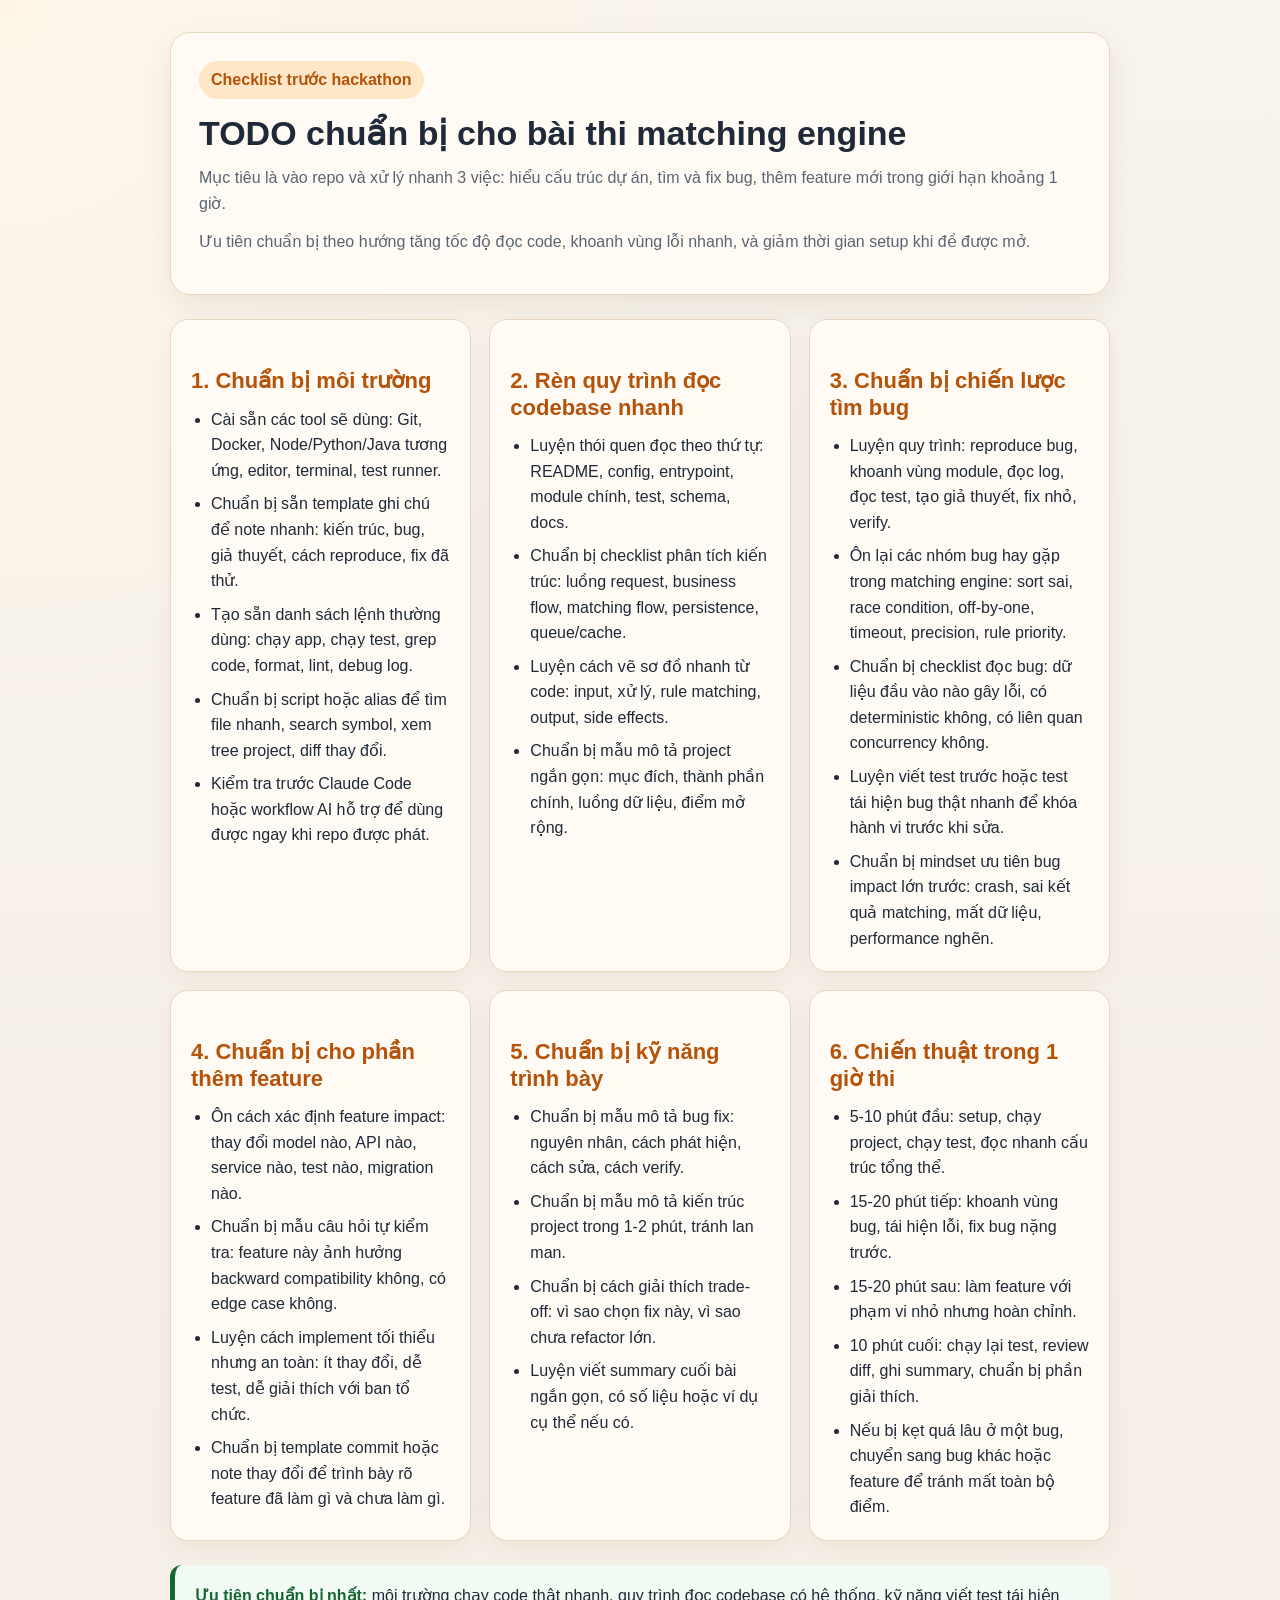
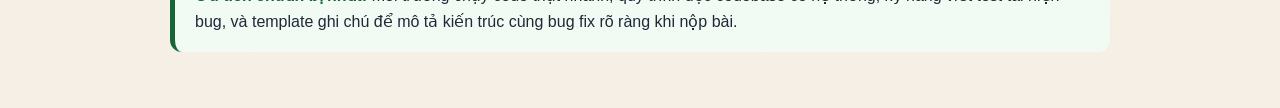
<file: hackathon_todo_task.html>
<!DOCTYPE html>
<html lang="vi">
<head>
  <meta charset="UTF-8" />
  <meta name="viewport" content="width=device-width, initial-scale=1.0" />
  <title>Hackathon TODO Task</title>
  <style>
    :root {
      --bg: #f5efe6;
      --panel: #fffaf4;
      --text: #1f2937;
      --muted: #5b6472;
      --accent: #b45309;
      --accent-soft: #fde7c7;
      --border: #e7d7bf;
      --ok: #166534;
    }

    * {
      box-sizing: border-box;
    }

    body {
      margin: 0;
      font-family: "Segoe UI", Tahoma, sans-serif;
      background:
        radial-gradient(circle at top left, #fff6e8 0, transparent 35%),
        linear-gradient(180deg, #f8f3eb 0%, var(--bg) 100%);
      color: var(--text);
      line-height: 1.6;
    }

    .wrap {
      max-width: 980px;
      margin: 0 auto;
      padding: 32px 20px 56px;
    }

    .hero {
      background: var(--panel);
      border: 1px solid var(--border);
      border-radius: 20px;
      padding: 28px;
      box-shadow: 0 12px 30px rgba(70, 48, 18, 0.08);
      margin-bottom: 24px;
    }

    h1, h2 {
      margin: 0 0 12px;
      line-height: 1.2;
    }

    h1 {
      font-size: 34px;
    }

    h2 {
      font-size: 22px;
      color: var(--accent);
      margin-top: 28px;
    }

    p {
      margin: 0 0 12px;
      color: var(--muted);
    }

    .badge {
      display: inline-block;
      padding: 6px 12px;
      border-radius: 999px;
      background: var(--accent-soft);
      color: var(--accent);
      font-weight: 600;
      margin-bottom: 14px;
    }

    .grid {
      display: grid;
      grid-template-columns: repeat(auto-fit, minmax(280px, 1fr));
      gap: 18px;
    }

    .card {
      background: var(--panel);
      border: 1px solid var(--border);
      border-radius: 18px;
      padding: 20px;
      box-shadow: 0 8px 24px rgba(70, 48, 18, 0.06);
    }

    ul {
      margin: 12px 0 0;
      padding-left: 20px;
    }

    li + li {
      margin-top: 8px;
    }

    .priority {
      margin-top: 24px;
      padding: 18px 20px;
      border-left: 5px solid var(--ok);
      background: #f2fbf3;
      border-radius: 12px;
    }

    .priority strong {
      color: var(--ok);
    }
  </style>
</head>
<body>
  <main class="wrap">
    <section class="hero">
      <div class="badge">Checklist trước hackathon</div>
      <h1>TODO chuẩn bị cho bài thi matching engine</h1>
      <p>Mục tiêu là vào repo và xử lý nhanh 3 việc: hiểu cấu trúc dự án, tìm và fix bug, thêm feature mới trong giới hạn khoảng 1 giờ.</p>
      <p>Ưu tiên chuẩn bị theo hướng tăng tốc độ đọc code, khoanh vùng lỗi nhanh, và giảm thời gian setup khi đề được mở.</p>
    </section>

    <section class="grid">
      <article class="card">
        <h2>1. Chuẩn bị môi trường</h2>
        <ul>
          <li>Cài sẵn các tool sẽ dùng: Git, Docker, Node/Python/Java tương ứng, editor, terminal, test runner.</li>
          <li>Chuẩn bị sẵn template ghi chú để note nhanh: kiến trúc, bug, giả thuyết, cách reproduce, fix đã thử.</li>
          <li>Tạo sẵn danh sách lệnh thường dùng: chạy app, chạy test, grep code, format, lint, debug log.</li>
          <li>Chuẩn bị script hoặc alias để tìm file nhanh, search symbol, xem tree project, diff thay đổi.</li>
          <li>Kiểm tra trước Claude Code hoặc workflow AI hỗ trợ để dùng được ngay khi repo được phát.</li>
        </ul>
      </article>

      <article class="card">
        <h2>2. Rèn quy trình đọc codebase nhanh</h2>
        <ul>
          <li>Luyện thói quen đọc theo thứ tự: README, config, entrypoint, module chính, test, schema, docs.</li>
          <li>Chuẩn bị checklist phân tích kiến trúc: luồng request, business flow, matching flow, persistence, queue/cache.</li>
          <li>Luyện cách vẽ sơ đồ nhanh từ code: input, xử lý, rule matching, output, side effects.</li>
          <li>Chuẩn bị mẫu mô tả project ngắn gọn: mục đích, thành phần chính, luồng dữ liệu, điểm mở rộng.</li>
        </ul>
      </article>

      <article class="card">
        <h2>3. Chuẩn bị chiến lược tìm bug</h2>
        <ul>
          <li>Luyện quy trình: reproduce bug, khoanh vùng module, đọc log, đọc test, tạo giả thuyết, fix nhỏ, verify.</li>
          <li>Ôn lại các nhóm bug hay gặp trong matching engine: sort sai, race condition, off-by-one, timeout, precision, rule priority.</li>
          <li>Chuẩn bị checklist đọc bug: dữ liệu đầu vào nào gây lỗi, có deterministic không, có liên quan concurrency không.</li>
          <li>Luyện viết test trước hoặc test tái hiện bug thật nhanh để khóa hành vi trước khi sửa.</li>
          <li>Chuẩn bị mindset ưu tiên bug impact lớn trước: crash, sai kết quả matching, mất dữ liệu, performance nghẽn.</li>
        </ul>
      </article>

      <article class="card">
        <h2>4. Chuẩn bị cho phần thêm feature</h2>
        <ul>
          <li>Ôn cách xác định feature impact: thay đổi model nào, API nào, service nào, test nào, migration nào.</li>
          <li>Chuẩn bị mẫu câu hỏi tự kiểm tra: feature này ảnh hưởng backward compatibility không, có edge case không.</li>
          <li>Luyện cách implement tối thiểu nhưng an toàn: ít thay đổi, dễ test, dễ giải thích với ban tổ chức.</li>
          <li>Chuẩn bị template commit hoặc note thay đổi để trình bày rõ feature đã làm gì và chưa làm gì.</li>
        </ul>
      </article>

      <article class="card">
        <h2>5. Chuẩn bị kỹ năng trình bày</h2>
        <ul>
          <li>Chuẩn bị mẫu mô tả bug fix: nguyên nhân, cách phát hiện, cách sửa, cách verify.</li>
          <li>Chuẩn bị mẫu mô tả kiến trúc project trong 1-2 phút, tránh lan man.</li>
          <li>Chuẩn bị cách giải thích trade-off: vì sao chọn fix này, vì sao chưa refactor lớn.</li>
          <li>Luyện viết summary cuối bài ngắn gọn, có số liệu hoặc ví dụ cụ thể nếu có.</li>
        </ul>
      </article>

      <article class="card">
        <h2>6. Chiến thuật trong 1 giờ thi</h2>
        <ul>
          <li>5-10 phút đầu: setup, chạy project, chạy test, đọc nhanh cấu trúc tổng thể.</li>
          <li>15-20 phút tiếp: khoanh vùng bug, tái hiện lỗi, fix bug nặng trước.</li>
          <li>15-20 phút sau: làm feature với phạm vi nhỏ nhưng hoàn chỉnh.</li>
          <li>10 phút cuối: chạy lại test, review diff, ghi summary, chuẩn bị phần giải thích.</li>
          <li>Nếu bị kẹt quá lâu ở một bug, chuyển sang bug khác hoặc feature để tránh mất toàn bộ điểm.</li>
        </ul>
      </article>
    </section>

    <section class="priority">
      <strong>Ưu tiên chuẩn bị nhất:</strong> môi trường chạy code thật nhanh, quy trình đọc codebase có hệ thống, kỹ năng viết test tái hiện bug, và template ghi chú để mô tả kiến trúc cùng bug fix rõ ràng khi nộp bài.
    </section>
  </main>
</body>
</html>
</file>
